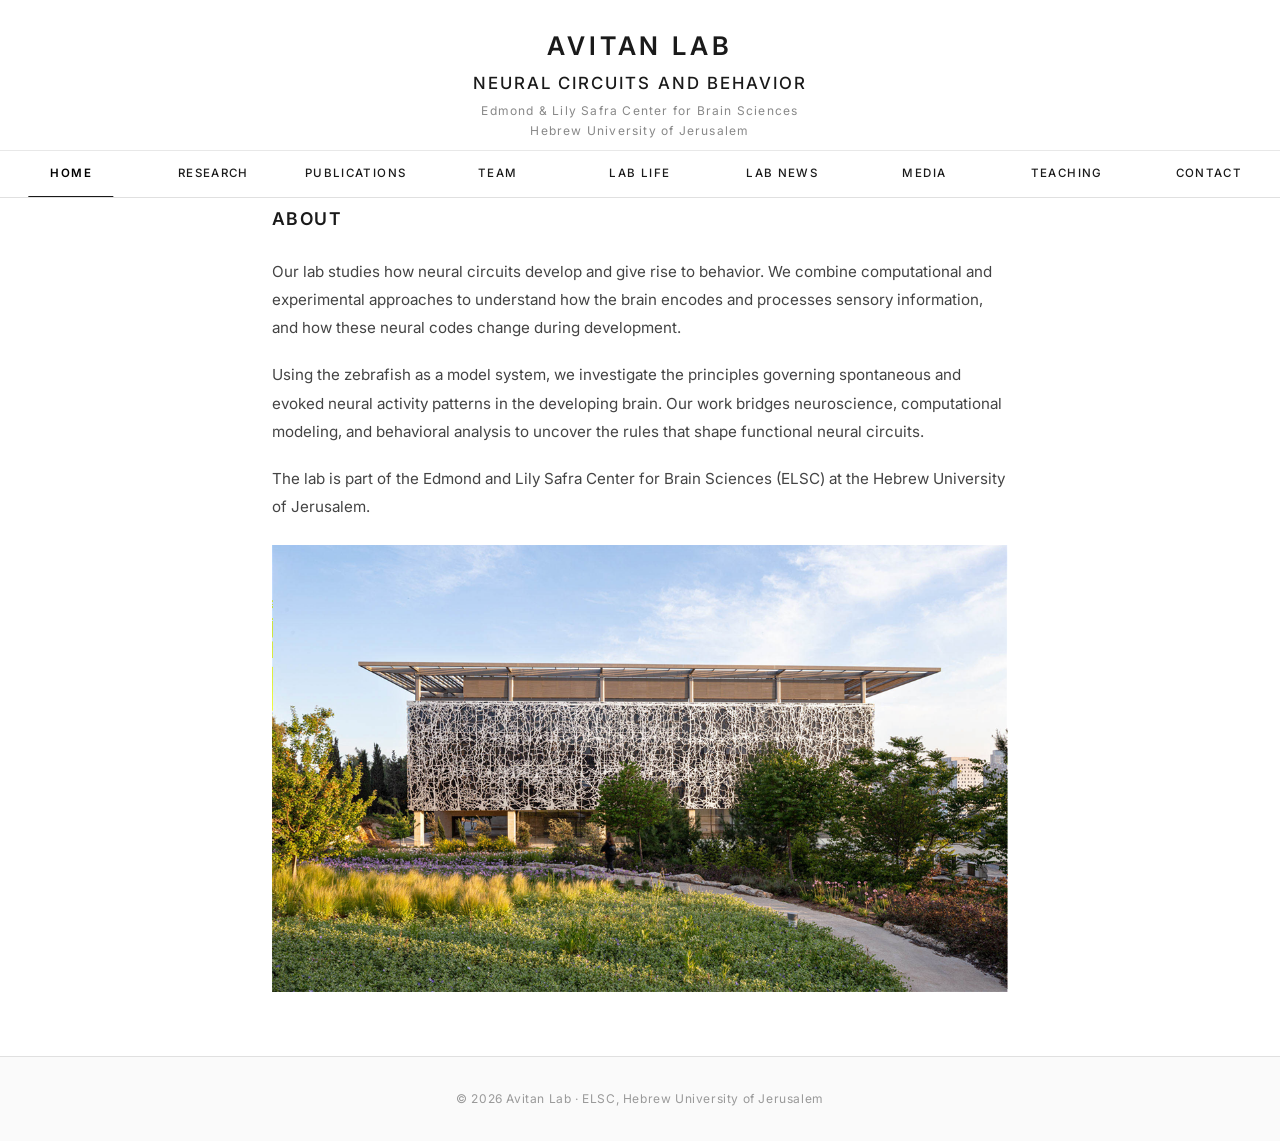
<file: index.html>
<!DOCTYPE html>
<html lang="en">
<head>
  <meta charset="UTF-8">
  <meta name="viewport" content="width=device-width, initial-scale=1.0">
  <title>Avitan Lab | ELSC, Hebrew University</title>
  <link rel="stylesheet" href="css/style.css">
</head>
<body>

  <header>
    <div class="nav-top">
      <div class="lab-name"><a href="index.html">Avitan Lab</a></div>
      <div class="lab-tagline">Neural Circuits and Behavior</div>
      <div class="lab-subtitle">Edmond &amp; Lily Safra Center for Brain Sciences<br>Hebrew University of Jerusalem</div>
    </div>
    <button class="menu-toggle" aria-label="Toggle menu">
      <span></span>
      <span></span>
      <span></span>
    </button>
    <nav>
      <ul>
        <li><a href="index.html" class="active">Home</a></li>
        <li><a href="research.html">Research</a></li>
        <li><a href="publications.html">Publications</a></li>
        <li><a href="team.html">Team</a></li>
        <li><a href="lab-life.html">Lab Life</a></li>
        <li><a href="lab-news.html">Lab News</a></li>
        <li><a href="media.html">Media</a></li>
        <li><a href="teaching.html">Teaching</a></li>
        <li><a href="contact.html">Contact</a></li>
      </ul>
    </nav>
  </header>

  <main>
    <section class="home-content">
      <h2>About</h2>
      <p>
        Our lab studies how neural circuits develop and give rise to behavior. We combine computational and experimental approaches to understand how the brain encodes and processes sensory information, and how these neural codes change during development.
      </p>
      <p>
        Using the zebrafish as a model system, we investigate the principles governing spontaneous and evoked neural activity patterns in the developing brain. Our work bridges neuroscience, computational modeling, and behavioral analysis to uncover the rules that shape functional neural circuits.
      </p>
      <p>
        The lab is part of the Edmond and Lily Safra Center for Brain Sciences (ELSC) at the Hebrew University of Jerusalem.
      </p>
      <div class="home-photo">
        <img src="images/elsc.png" alt="ELSC Logo">
      </div>
    </section>
  </main>

  <footer>
    <p>&copy; 2026 Avitan Lab &middot; ELSC, Hebrew University of Jerusalem</p>
  </footer>

  <script src="js/main.js"></script>
</body>
</html>
</file>
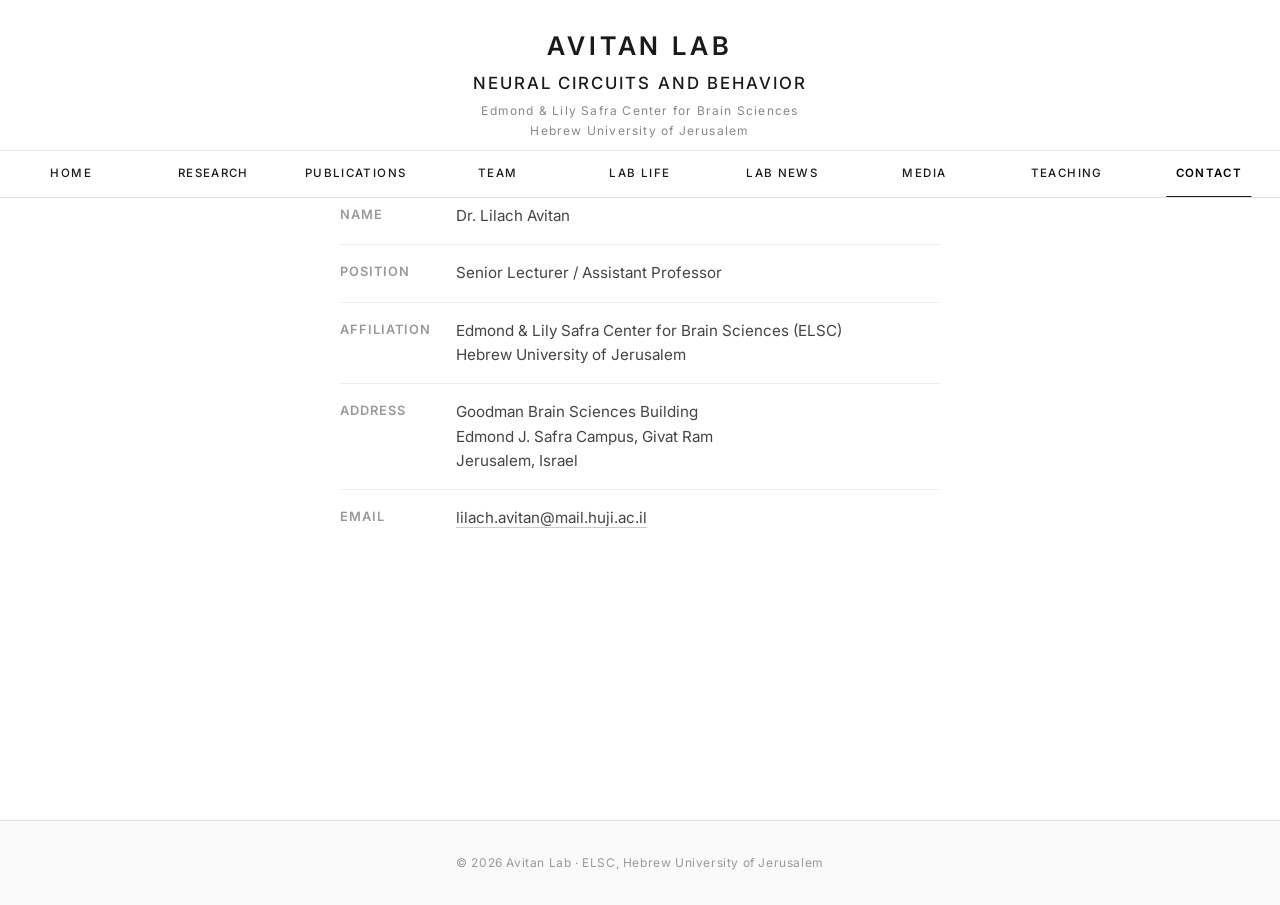
<file: contact.html>
<!DOCTYPE html>
<html lang="en">
<head>
  <meta charset="UTF-8">
  <meta name="viewport" content="width=device-width, initial-scale=1.0">
  <title>Contact | Avitan Lab</title>
  <link rel="stylesheet" href="css/style.css">
</head>
<body>

  <header>
    <div class="nav-top">
      <div class="lab-name"><a href="index.html">Avitan Lab</a></div>
      <div class="lab-tagline">Neural Circuits and Behavior</div>
      <div class="lab-subtitle">Edmond &amp; Lily Safra Center for Brain Sciences<br>Hebrew University of Jerusalem</div>
    </div>
    <button class="menu-toggle" aria-label="Toggle menu">
      <span></span>
      <span></span>
      <span></span>
    </button>
    <nav>
      <ul>
        <li><a href="index.html">Home</a></li>
        <li><a href="research.html">Research</a></li>
        <li><a href="publications.html">Publications</a></li>
        <li><a href="team.html">Team</a></li>
        <li><a href="lab-life.html">Lab Life</a></li>
        <li><a href="lab-news.html">Lab News</a></li>
        <li><a href="media.html">Media</a></li>
        <li><a href="teaching.html">Teaching</a></li>
        <li><a href="contact.html" class="active">Contact</a></li>
      </ul>
    </nav>
  </header>

  <main>
    <section class="page-section">
      <div class="contact-content">

        <div class="contact-item">
          <span class="contact-label">Name</span>
          <span class="contact-value">Dr. Lilach Avitan</span>
        </div>

        <div class="contact-item">
          <span class="contact-label">Position</span>
          <span class="contact-value">Senior Lecturer / Assistant Professor</span>
        </div>

        <div class="contact-item">
          <span class="contact-label">Affiliation</span>
          <span class="contact-value">
            Edmond &amp; Lily Safra Center for Brain Sciences (ELSC)<br>
            Hebrew University of Jerusalem
          </span>
        </div>

        <div class="contact-item">
          <span class="contact-label">Address</span>
          <span class="contact-value">
            Goodman Brain Sciences Building<br>
            Edmond J. Safra Campus, Givat Ram<br>
            Jerusalem, Israel
          </span>
        </div>

        <div class="contact-item">
          <span class="contact-label">Email</span>
          <span class="contact-value"><a href="mailto:lilach.avitan@mail.huji.ac.il">lilach.avitan@mail.huji.ac.il</a></span>
        </div>

      </div>
    </section>
  </main>

  <footer>
    <p>&copy; 2026 Avitan Lab &middot; ELSC, Hebrew University of Jerusalem</p>
  </footer>

  <script src="js/main.js"></script>
</body>
</html>
</file>
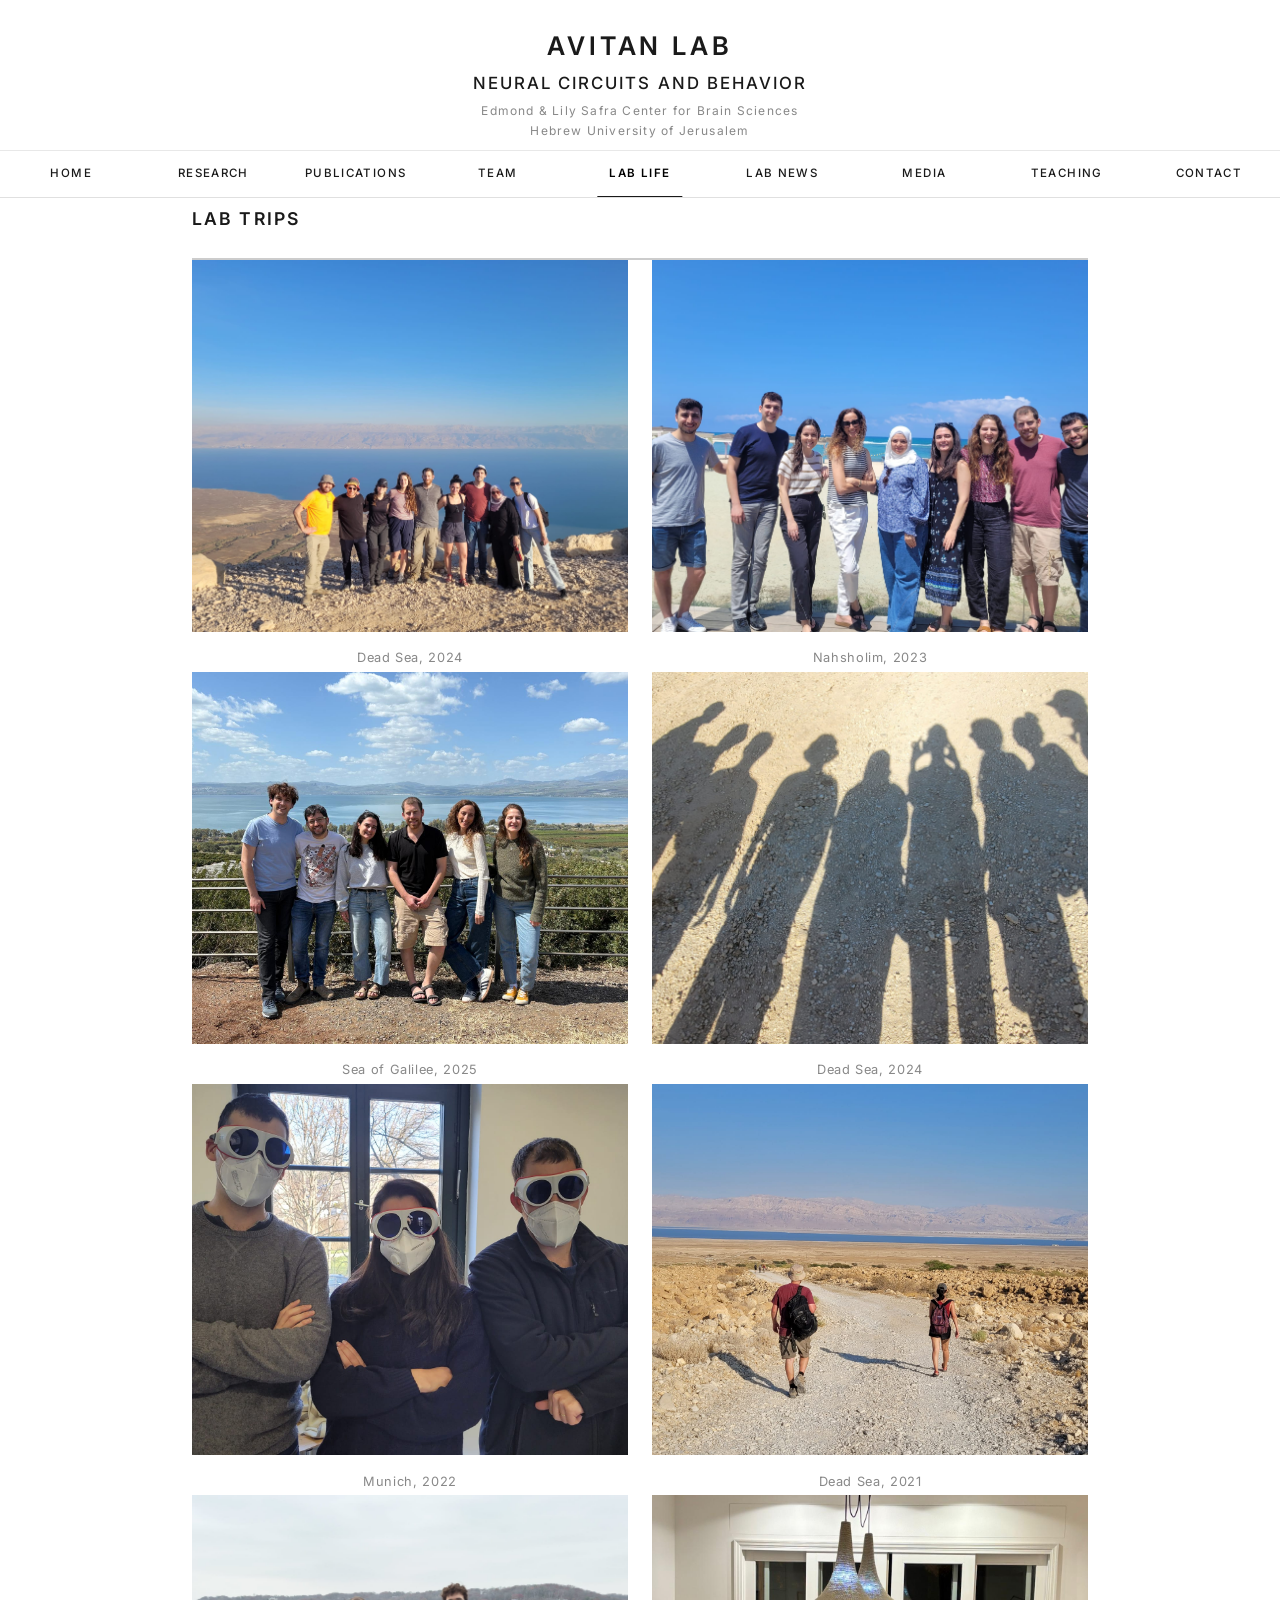
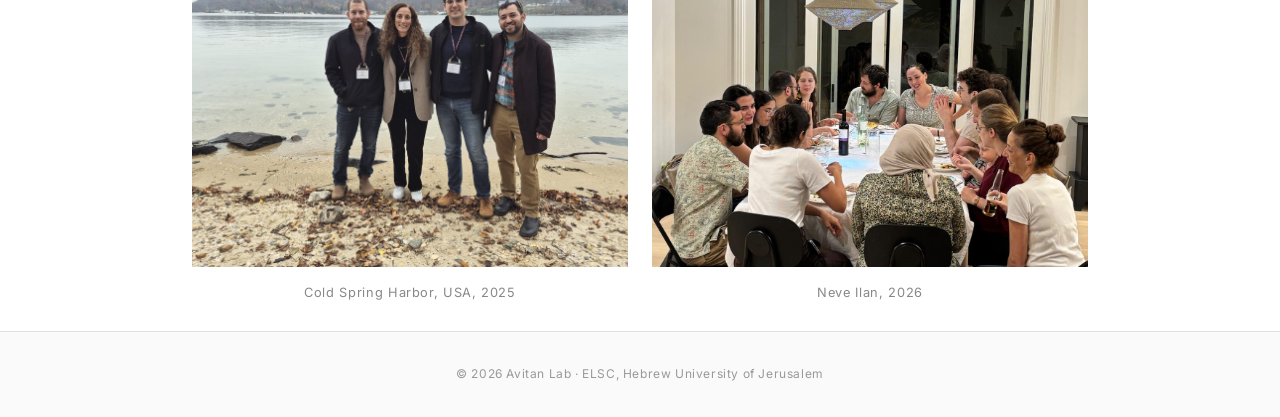
<file: lab-life.html>
<!DOCTYPE html>
<html lang="en">
<head>
  <meta charset="UTF-8">
  <meta name="viewport" content="width=device-width, initial-scale=1.0">
  <title>Lab Life | Avitan Lab</title>
  <link rel="stylesheet" href="css/style.css">
</head>
<body>

  <header>
    <div class="nav-top">
      <div class="lab-name"><a href="index.html">Avitan Lab</a></div>
      <div class="lab-tagline">Neural Circuits and Behavior</div>
      <div class="lab-subtitle">Edmond &amp; Lily Safra Center for Brain Sciences<br>Hebrew University of Jerusalem</div>
    </div>
    <button class="menu-toggle" aria-label="Toggle menu">
      <span></span>
      <span></span>
      <span></span>
    </button>
    <nav>
      <ul>
        <li><a href="index.html">Home</a></li>
        <li><a href="research.html">Research</a></li>
        <li><a href="publications.html">Publications</a></li>
        <li><a href="team.html">Team</a></li>
        <li><a href="lab-life.html" class="active">Lab Life</a></li>
        <li><a href="lab-news.html">Lab News</a></li>
        <li><a href="media.html">Media</a></li>
        <li><a href="teaching.html">Teaching</a></li>
        <li><a href="contact.html">Contact</a></li>
      </ul>
    </nav>
  </header>

  <main>
    <section class="page-section">
      <h2 class="research-title">LAB TRIPS</h2>
      <div class="gallery-grid">
        <div class="gallery-item">
          <img src="images/lab-trips/dead-sea-2024.jpg" alt="Dead Sea 2024">
          <p class="gallery-caption">Dead Sea, 2024</p>
        </div>
        <div class="gallery-item">
          <img src="images/lab-trips/nahsholim-2023.jpg" alt="Nahsholim 2023">
          <p class="gallery-caption">Nahsholim, 2023</p>
        </div>
        <div class="gallery-item">
          <img src="images/lab-trips/sea-of-galilee-2025.jpg" alt="Sea of Galilee 2025">
          <p class="gallery-caption">Sea of Galilee, 2025</p>
        </div>
        <div class="gallery-item">
          <img src="images/lab-trips/dead-sea-2024-2.jpg" alt="Dead Sea 2024">
          <p class="gallery-caption">Dead Sea, 2024</p>
        </div>
        <div class="gallery-item">
          <img src="images/lab-trips/munich-2022.jpg" alt="Munich 2022">
          <p class="gallery-caption">Munich, 2022</p>
        </div>
        <div class="gallery-item">
          <img src="images/lab-trips/dead-sea-2021.jpg" alt="Dead Sea 2021">
          <p class="gallery-caption">Dead Sea, 2021</p>
        </div>
        <div class="gallery-item">
          <img src="images/lab-trips/cold-spring-harbor-2025.jpeg" alt="Cold Spring Harbor 2025">
          <p class="gallery-caption">Cold Spring Harbor, USA, 2025</p>
        </div>
        <div class="gallery-item">
          <img src="images/lab-trips/neve-ilan-2026.jpg" alt="Neve Ilan 2026">
          <p class="gallery-caption">Neve Ilan, 2026</p>
        </div>
      </div>
    </section>
  </main>

  <footer>
    <p>&copy; 2026 Avitan Lab &middot; ELSC, Hebrew University of Jerusalem</p>
  </footer>

  <script src="js/main.js"></script>
</body>
</html>
</file>
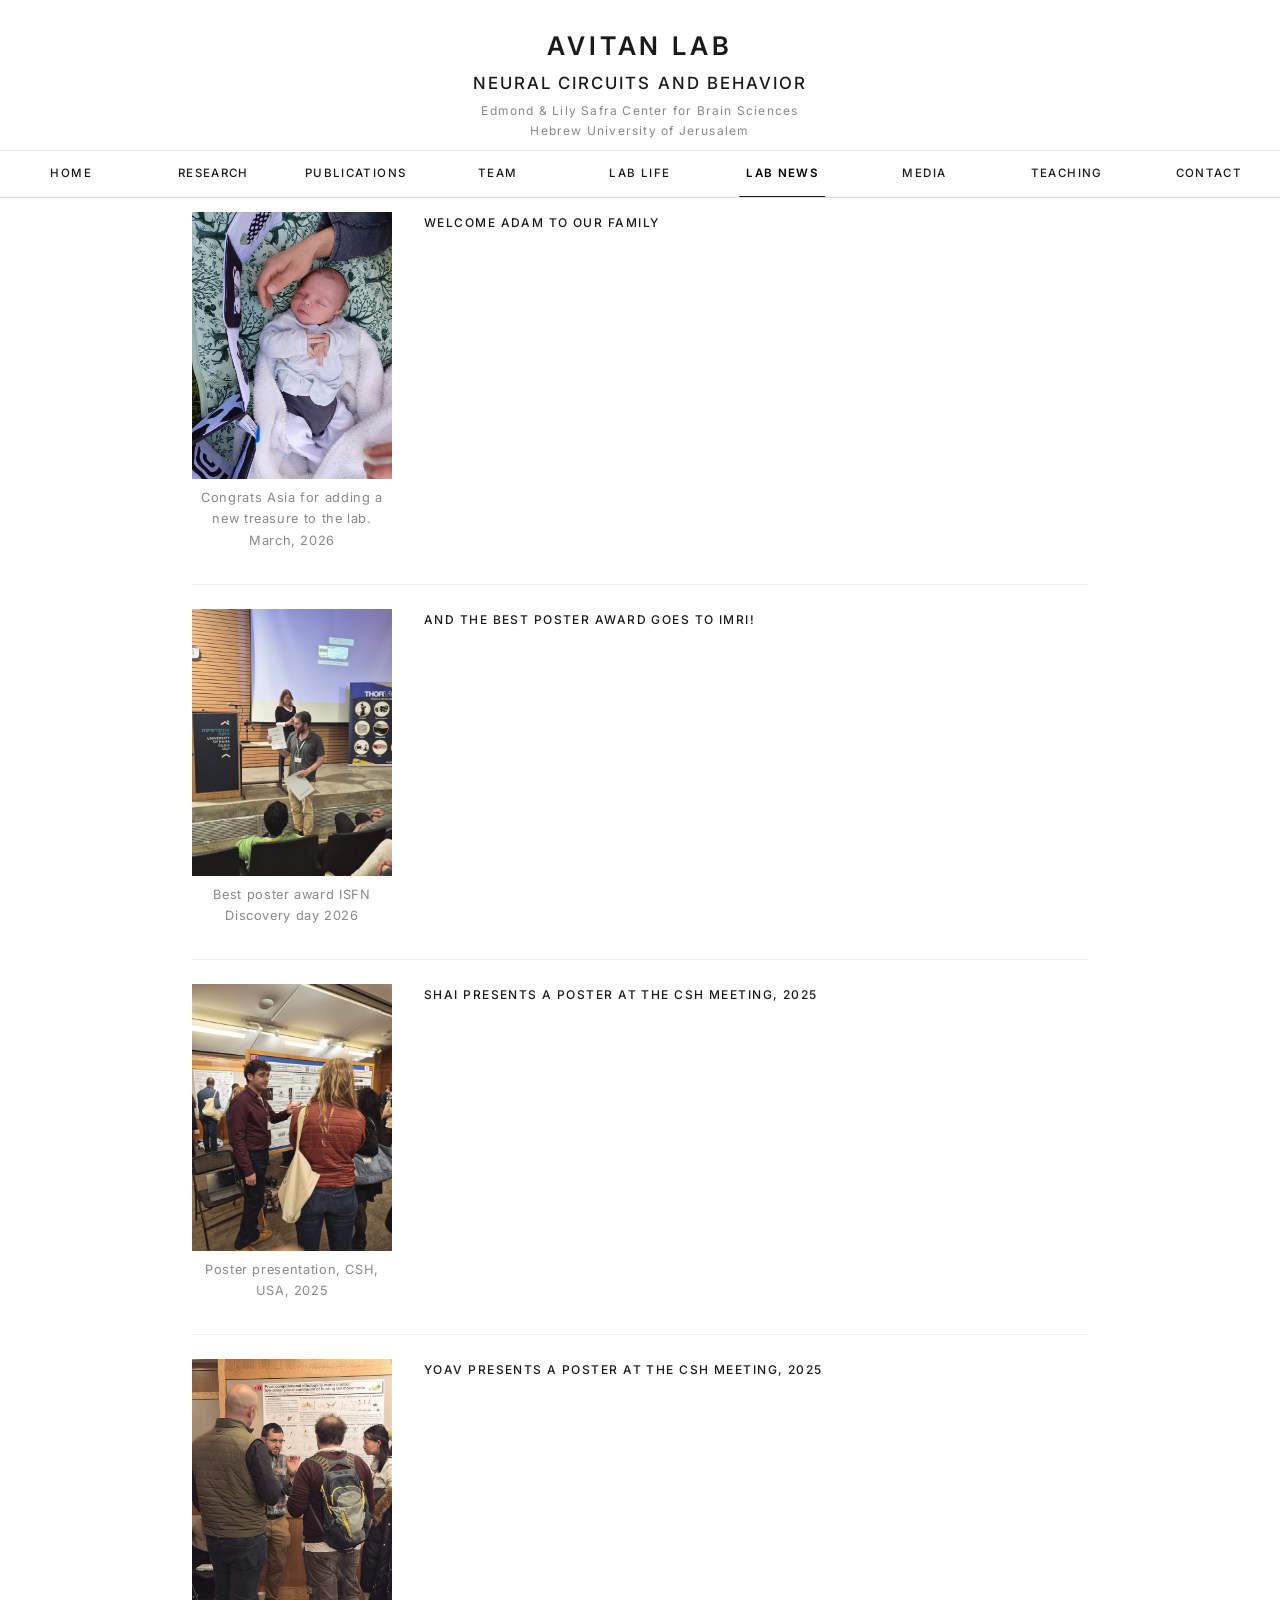
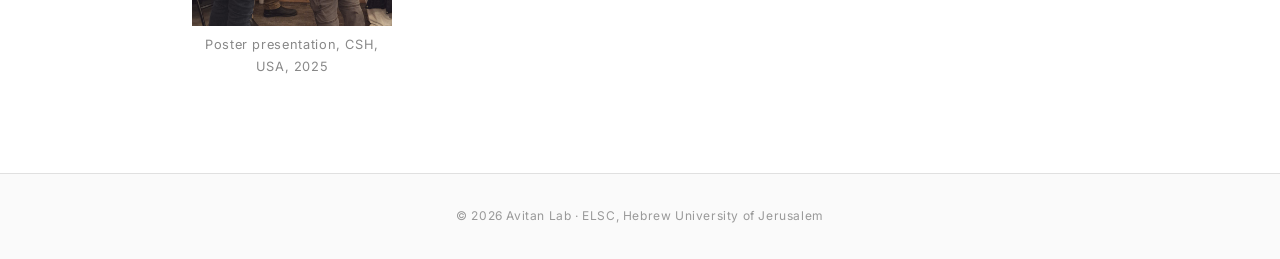
<file: lab-news.html>
<!DOCTYPE html>
<html lang="en">
<head>
  <meta charset="UTF-8">
  <meta name="viewport" content="width=device-width, initial-scale=1.0">
  <title>Lab News | Avitan Lab</title>
  <link rel="stylesheet" href="css/style.css">
</head>
<body>

  <header>
    <div class="nav-top">
      <div class="lab-name"><a href="index.html">Avitan Lab</a></div>
      <div class="lab-tagline">Neural Circuits and Behavior</div>
      <div class="lab-subtitle">Edmond &amp; Lily Safra Center for Brain Sciences<br>Hebrew University of Jerusalem</div>
    </div>
    <button class="menu-toggle" aria-label="Toggle menu">
      <span></span>
      <span></span>
      <span></span>
    </button>
    <nav>
      <ul>
        <li><a href="index.html">Home</a></li>
        <li><a href="research.html">Research</a></li>
        <li><a href="publications.html">Publications</a></li>
        <li><a href="team.html">Team</a></li>
        <li><a href="lab-life.html">Lab Life</a></li>
        <li><a href="lab-news.html" class="active">Lab News</a></li>
        <li><a href="media.html">Media</a></li>
        <li><a href="teaching.html">Teaching</a></li>
        <li><a href="contact.html">Contact</a></li>
      </ul>
    </nav>
  </header>

  <main>
    <section class="page-section">
      <div class="news-entry">
        <div class="news-photo">
          <img src="images/adam-asia.jpg" alt="Welcome Adam to our family">
          <p class="gallery-caption">Congrats Asia for adding a new treasure to the lab.<br>March, 2026</p>
        </div>
        <div class="news-text">
          <p>Welcome Adam to our family</p>
        </div>
      </div>
      <div class="news-entry">
        <div class="news-photo">
          <img src="images/best-poster-isfn-2026.jpeg" alt="Best poster award ISFN Discovery day 2026">
          <p class="gallery-caption">Best poster award ISFN Discovery day 2026</p>
        </div>
        <div class="news-text">
          <p>And the best poster award goes to Imri!</p>
        </div>
      </div>
      <div class="news-entry">
        <div class="news-photo">
          <img src="images/shai-csh-2025.jpeg" alt="Shai at the CSH meeting, 2025">
          <p class="gallery-caption">Poster presentation, CSH, USA, 2025</p>
        </div>
        <div class="news-text">
          <p>Shai presents a poster at the CSH meeting, 2025</p>
        </div>
      </div>
      <div class="news-entry">
        <div class="news-photo">
          <img src="images/yoav-csh-2025.jpeg" alt="Yoav at the CSH meeting, 2025">
          <p class="gallery-caption">Poster presentation, CSH, USA, 2025</p>
        </div>
        <div class="news-text">
          <p>Yoav presents a poster at the CSH meeting, 2025</p>
        </div>
      </div>
    </section>
  </main>

  <footer>
    <p>&copy; 2026 Avitan Lab &middot; ELSC, Hebrew University of Jerusalem</p>
  </footer>

  <script src="js/main.js"></script>
</body>
</html>
</file>
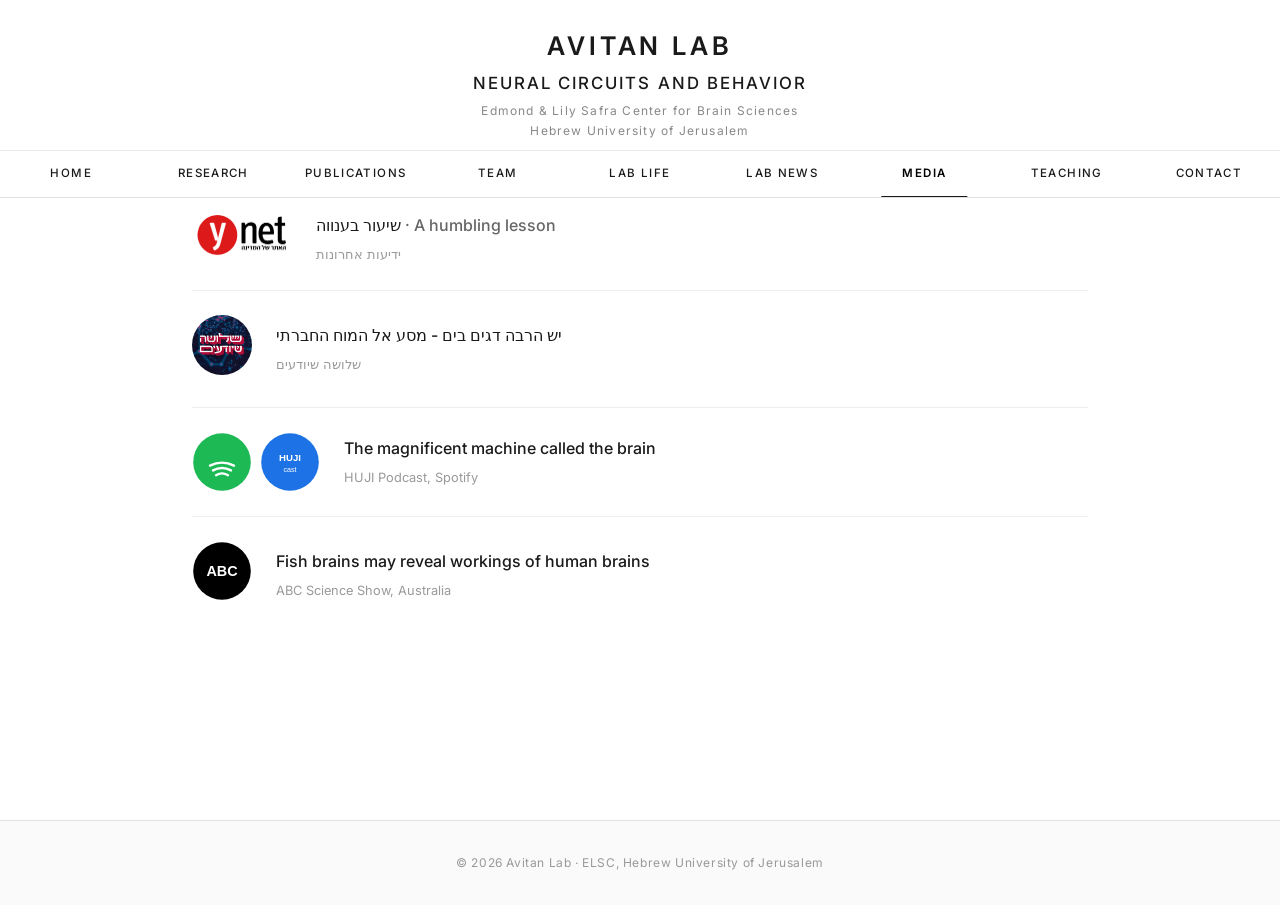
<file: media.html>
<!DOCTYPE html>
<html lang="en">
<head>
  <meta charset="UTF-8">
  <meta name="viewport" content="width=device-width, initial-scale=1.0">
  <title>Media | Avitan Lab</title>
  <link rel="stylesheet" href="css/style.css">
</head>
<body>

  <header>
    <div class="nav-top">
      <div class="lab-name"><a href="index.html">Avitan Lab</a></div>
      <div class="lab-tagline">Neural Circuits and Behavior</div>
      <div class="lab-subtitle">Edmond &amp; Lily Safra Center for Brain Sciences<br>Hebrew University of Jerusalem</div>
    </div>
    <button class="menu-toggle" aria-label="Toggle menu">
      <span></span>
      <span></span>
      <span></span>
    </button>
    <nav>
      <ul>
        <li><a href="index.html">Home</a></li>
        <li><a href="research.html">Research</a></li>
        <li><a href="publications.html">Publications</a></li>
        <li><a href="team.html">Team</a></li>
        <li><a href="lab-life.html">Lab Life</a></li>
        <li><a href="lab-news.html">Lab News</a></li>
        <li><a href="media.html" class="active">Media</a></li>
        <li><a href="teaching.html">Teaching</a></li>
        <li><a href="contact.html">Contact</a></li>
      </ul>
    </nav>
  </header>

  <main>
    <section class="page-section">
      <ul class="media-list">
        <li class="media-entry">
          <div class="media-logo">
            <img src="images/ynet.gif" alt="ynet" width="100" style="height:auto;">
          </div>
          <div class="media-info" style="text-align:left;">
            <a href="https://www.ynet.co.il/laisha/article/syq7jskpmx" target="_blank"><bdi dir="rtl">שיעור בענווה</bdi> <span style="color:#666;">&middot; A humbling lesson</span></a>
            <span class="media-source" dir="rtl" style="text-align:left;">ידיעות אחרונות</span>
          </div>
        </li>
        <li class="media-entry">
          <div class="media-logo">
            <img src="images/ThreeWhoKnow.jpg" alt="שלושה שיודעים" width="60" height="60" style="border-radius:50%; object-fit:cover;">
          </div>
          <div class="media-info" style="text-align:left;">
            <a href="https://www.ifatmediasite.com/ms/radio/2026/06/15/14619560.mp3" target="_blank" dir="rtl">יש הרבה דגים בים - מסע אל המוח החברתי</a>
            <span class="media-source" dir="rtl" style="text-align:left;">שלושה שיודעים</span>
          </div>
        </li>
        <li class="media-entry">
          <div class="media-logo media-logo--dual">
            <svg viewBox="0 0 100 100" xmlns="http://www.w3.org/2000/svg" width="60" height="60">
              <circle cx="50" cy="50" r="48" fill="#1DB954"/>
              <g transform="translate(50,50)" fill="#fff">
                <path d="M-20,6 Q0,-4 20,6" stroke="#fff" stroke-width="4" fill="none" stroke-linecap="round"/>
                <path d="M-15,14 Q0,6 15,14" stroke="#fff" stroke-width="4" fill="none" stroke-linecap="round"/>
                <path d="M-10,22 Q0,16 10,22" stroke="#fff" stroke-width="4" fill="none" stroke-linecap="round"/>
              </g>
            </svg>
            <svg viewBox="0 0 100 100" xmlns="http://www.w3.org/2000/svg" width="60" height="60">
              <circle cx="50" cy="50" r="48" fill="#1D73E6"/>
              <text x="50" y="48" text-anchor="middle" fill="#fff" font-family="Arial, sans-serif" font-size="16" font-weight="bold">HUJI</text>
              <text x="50" y="66" text-anchor="middle" fill="#fff" font-family="Arial, sans-serif" font-size="12">cast</text>
            </svg>
          </div>
          <div class="media-info">
            <a href="https://open.spotify.com/episode/4nTdhird7WGBocGTHqnsn0?si=L4ZatyCHSW2MzSpodHal3Q" target="_blank">The magnificent machine called the brain</a>
            <span class="media-source">HUJI Podcast, Spotify</span>
          </div>
        </li>
        <li class="media-entry">
          <div class="media-logo">
            <svg viewBox="0 0 100 100" xmlns="http://www.w3.org/2000/svg" width="60" height="60">
              <circle cx="50" cy="50" r="48" fill="#000"/>
              <text x="50" y="58" text-anchor="middle" fill="#fff" font-family="Arial, sans-serif" font-size="24" font-weight="bold">ABC</text>
            </svg>
          </div>
          <div class="media-info">
            <a href="https://www.abc.net.au/listen/programs/scienceshow/fish-brains-may-reveal-workings-of-human-brains/9391064" target="_blank">Fish brains may reveal workings of human brains</a>
            <span class="media-source">ABC Science Show, Australia</span>
          </div>
        </li>
      </ul>
    </section>
  </main>

  <footer>
    <p>&copy; 2026 Avitan Lab &middot; ELSC, Hebrew University of Jerusalem</p>
  </footer>

  <script src="js/main.js"></script>
</body>
</html>
</file>
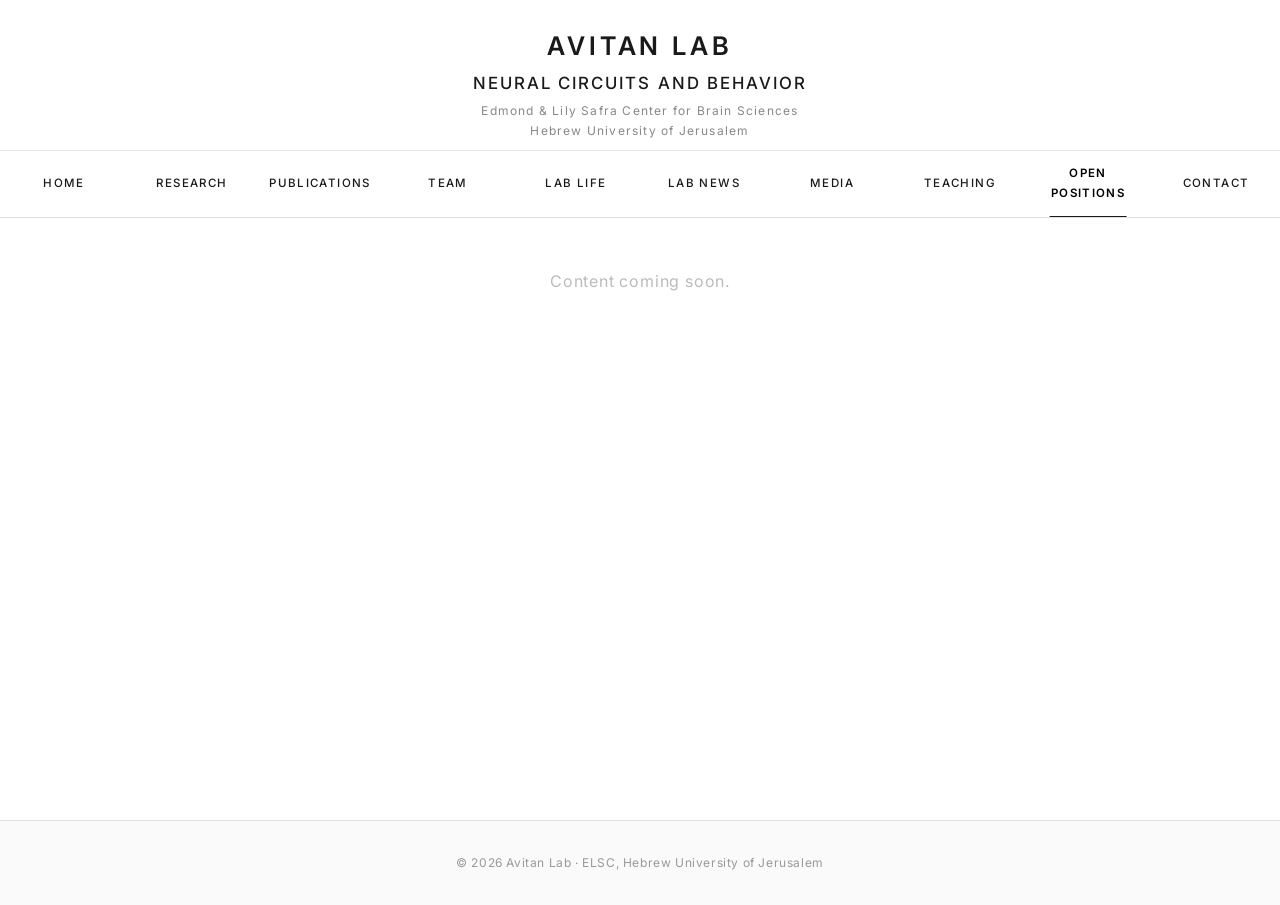
<file: open-positions.html>
<!DOCTYPE html>
<html lang="en">
<head>
  <meta charset="UTF-8">
  <meta name="viewport" content="width=device-width, initial-scale=1.0">
  <title>Open Positions | Avitan Lab</title>
  <link rel="stylesheet" href="css/style.css">
</head>
<body>

  <header>
    <div class="nav-top">
      <div class="lab-name"><a href="index.html">Avitan Lab</a></div>
      <div class="lab-tagline">Neural Circuits and Behavior</div>
      <div class="lab-subtitle">Edmond &amp; Lily Safra Center for Brain Sciences<br>Hebrew University of Jerusalem</div>
    </div>
    <button class="menu-toggle" aria-label="Toggle menu">
      <span></span>
      <span></span>
      <span></span>
    </button>
    <nav>
      <ul>
        <li><a href="index.html">Home</a></li>
        <li><a href="research.html">Research</a></li>
        <li><a href="publications.html">Publications</a></li>
        <li><a href="team.html">Team</a></li>
        <li><a href="lab-life.html">Lab Life</a></li>
        <li><a href="lab-news.html">Lab News</a></li>
        <li><a href="media.html">Media</a></li>
        <li><a href="teaching.html">Teaching</a></li>
        <li><a href="open-positions.html" class="active">Open Positions</a></li>
        <li><a href="contact.html">Contact</a></li>
      </ul>
    </nav>
  </header>

  <main>
    <section class="page-section">
      <div class="placeholder-content">
        <p>Content coming soon.</p>
      </div>
    </section>
  </main>

  <footer>
    <p>&copy; 2026 Avitan Lab &middot; ELSC, Hebrew University of Jerusalem</p>
  </footer>

  <script src="js/main.js"></script>
</body>
</html>
</file>
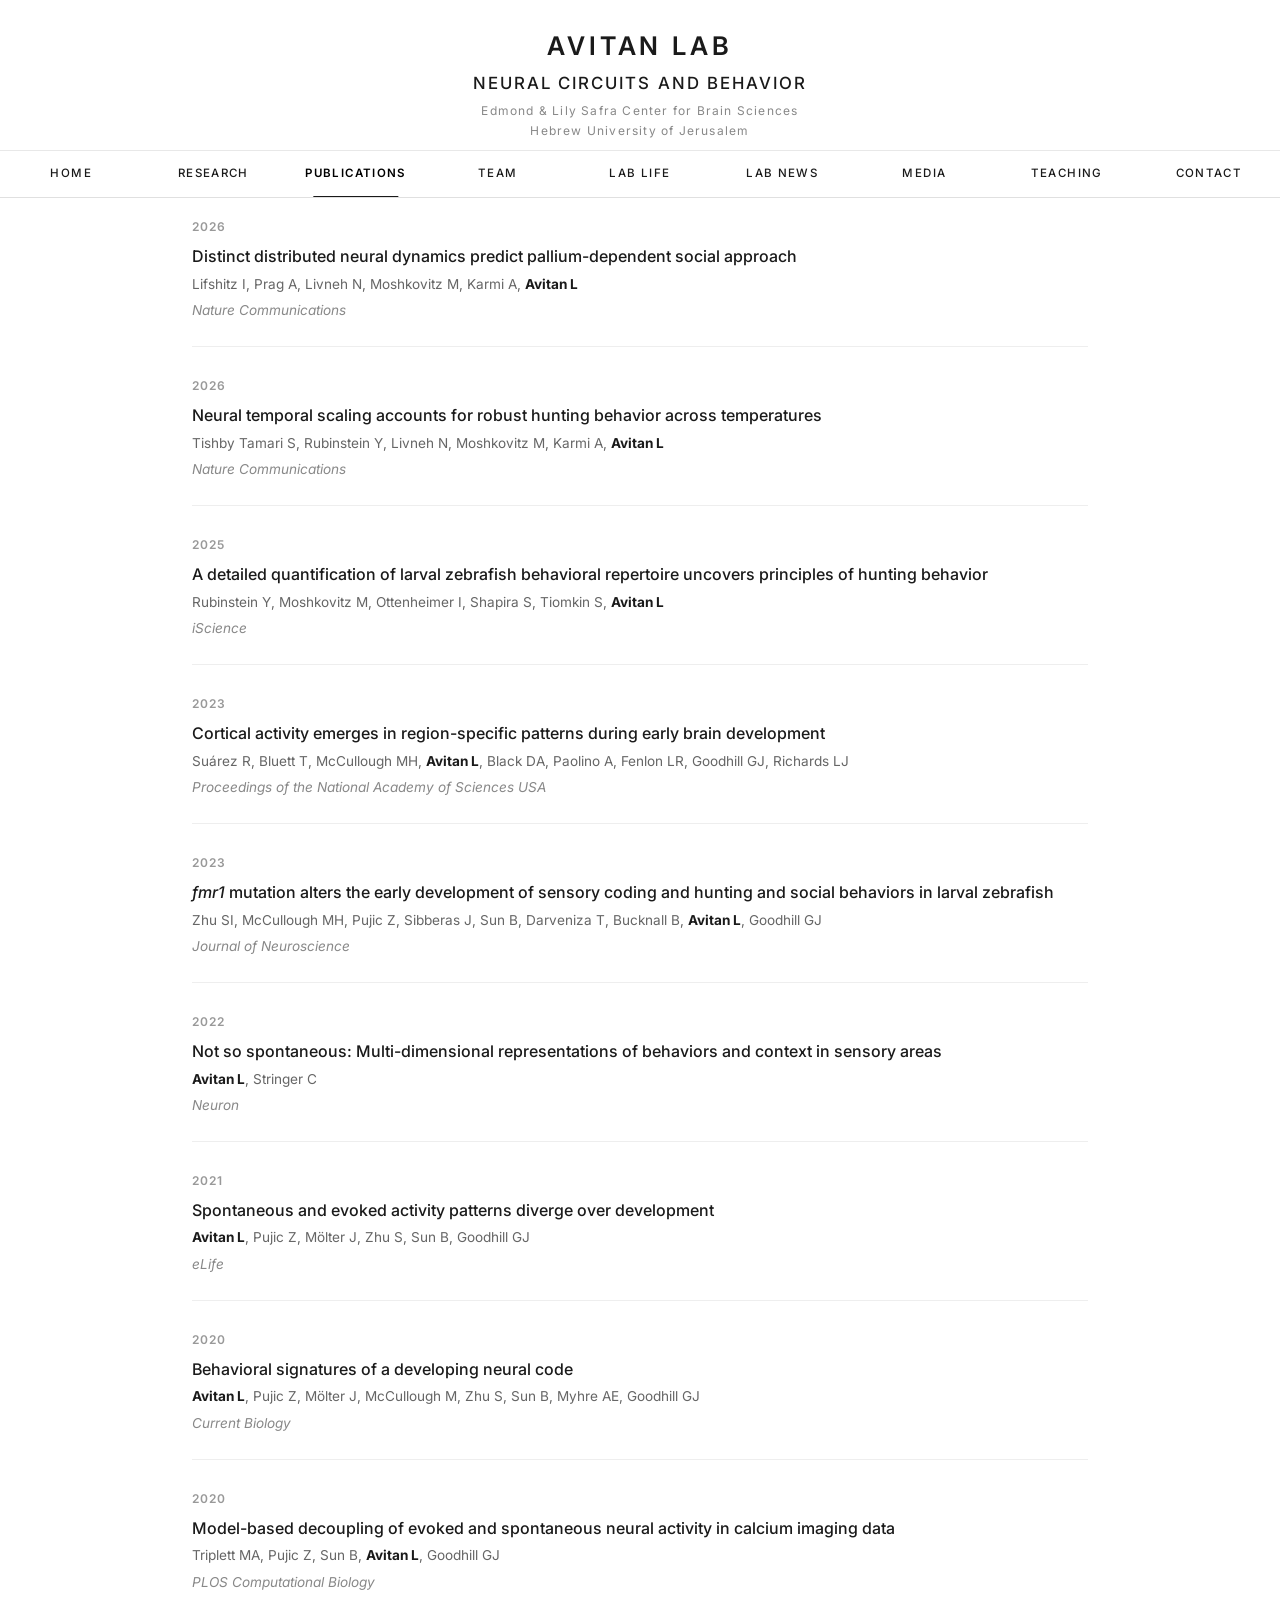
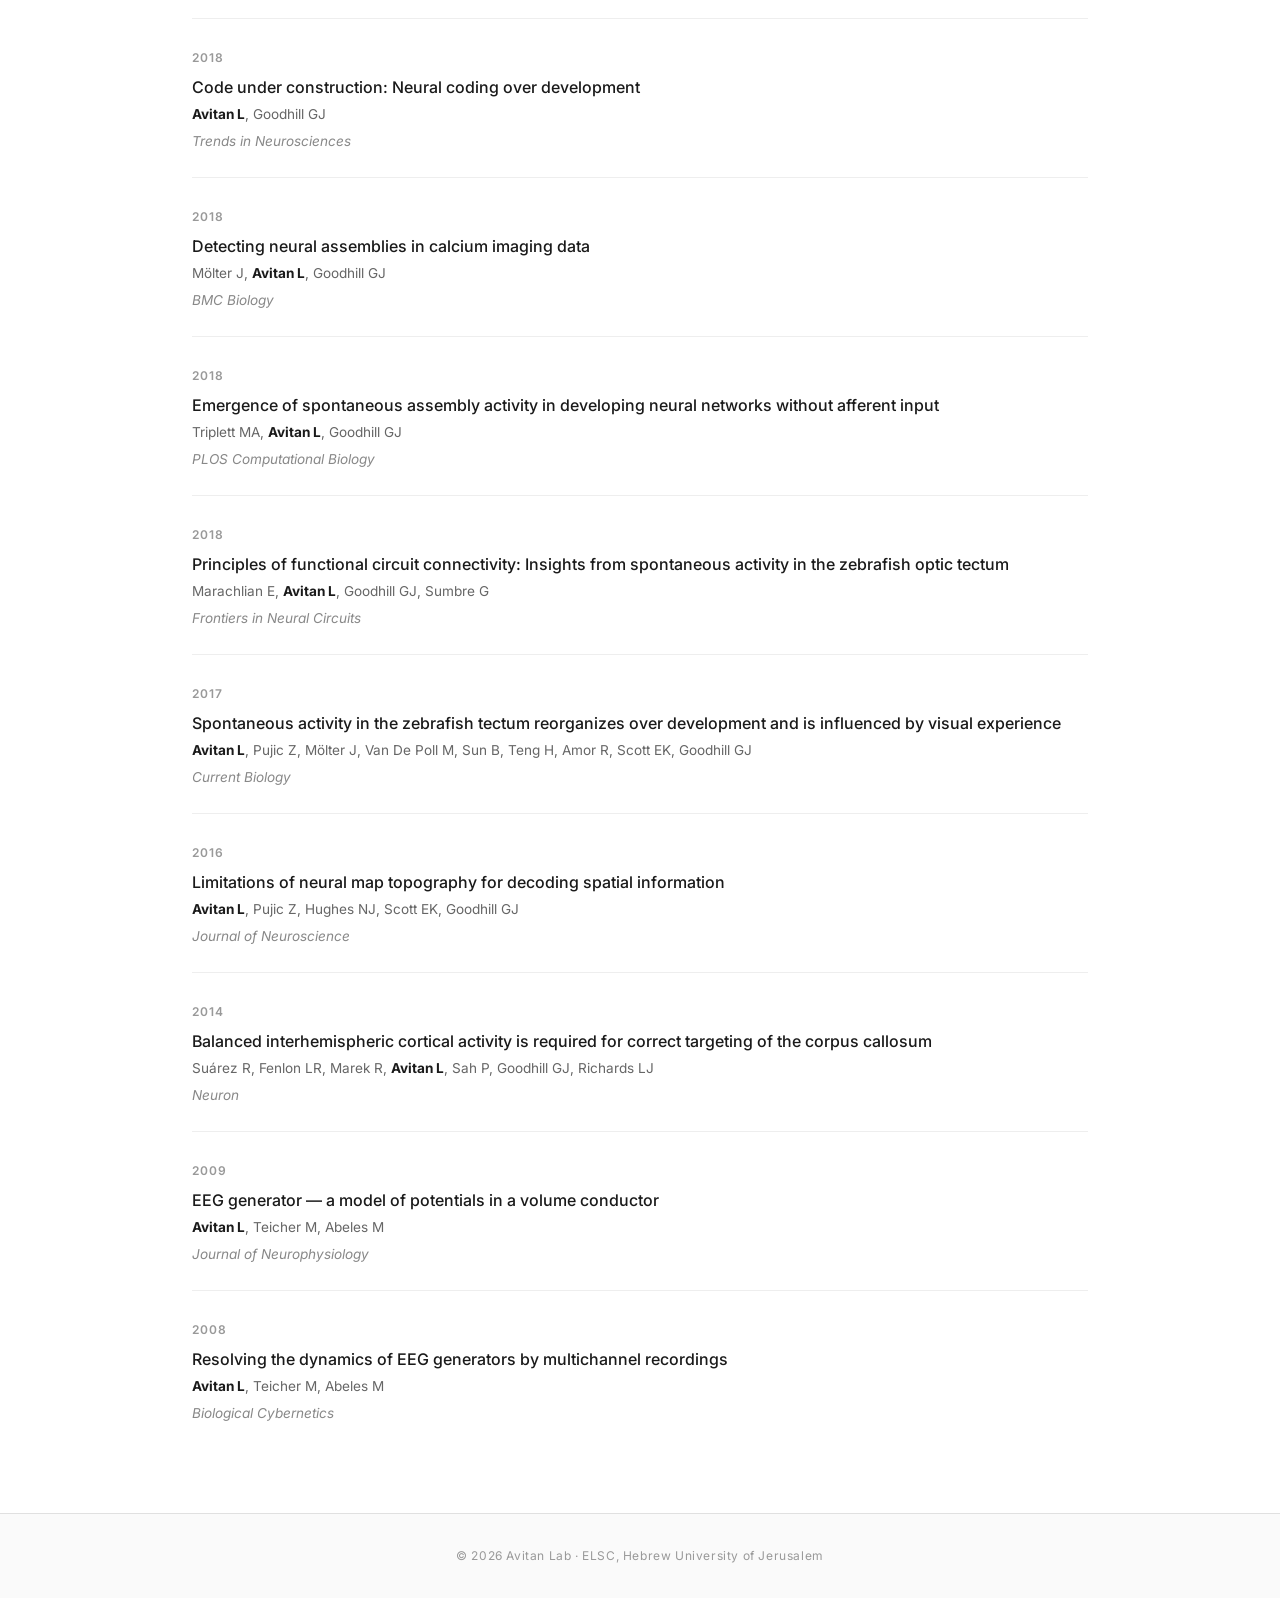
<file: publications.html>
<!DOCTYPE html>
<html lang="en">
<head>
  <meta charset="UTF-8">
  <meta name="viewport" content="width=device-width, initial-scale=1.0">
  <title>Publications | Avitan Lab</title>
  <link rel="stylesheet" href="css/style.css">
</head>
<body>

  <header>
    <div class="nav-top">
      <div class="lab-name"><a href="index.html">Avitan Lab</a></div>
      <div class="lab-tagline">Neural Circuits and Behavior</div>
      <div class="lab-subtitle">Edmond &amp; Lily Safra Center for Brain Sciences<br>Hebrew University of Jerusalem</div>
    </div>
    <button class="menu-toggle" aria-label="Toggle menu">
      <span></span>
      <span></span>
      <span></span>
    </button>
    <nav>
      <ul>
        <li><a href="index.html">Home</a></li>
        <li><a href="research.html">Research</a></li>
        <li><a href="publications.html" class="active">Publications</a></li>
        <li><a href="team.html">Team</a></li>
        <li><a href="lab-life.html">Lab Life</a></li>
        <li><a href="lab-news.html">Lab News</a></li>
        <li><a href="media.html">Media</a></li>
        <li><a href="teaching.html">Teaching</a></li>
        <li><a href="contact.html">Contact</a></li>
      </ul>
    </nav>
  </header>

  <main>
    <section class="page-section">
      <ul class="publications-list">

        <li>
          <span class="pub-year">2026</span>
          <div class="pub-title"><a href="https://www.nature.com/articles/s41467-026-71666-8" target="_blank">Distinct distributed neural dynamics predict pallium-dependent social approach</a></div>
          <div class="pub-authors">Lifshitz I, Prag A, Livneh N, Moshkovitz M, Karmi A, <strong>Avitan L</strong></div>
          <div class="pub-journal">Nature Communications</div>
        </li>

        <li>
          <span class="pub-year">2026</span>
          <div class="pub-title"><a href="https://www.nature.com/articles/s41467-026-71640-4" target="_blank">Neural temporal scaling accounts for robust hunting behavior across temperatures</a></div>
          <div class="pub-authors">Tishby Tamari S, Rubinstein Y, Livneh N, Moshkovitz M, Karmi A, <strong>Avitan L</strong></div>
          <div class="pub-journal">Nature Communications</div>
        </li>

        <li>
          <span class="pub-year">2025</span>
          <div class="pub-title"><a href="https://pubmed.ncbi.nlm.nih.gov/40235586/" target="_blank">A detailed quantification of larval zebrafish behavioral repertoire uncovers principles of hunting behavior</a></div>
          <div class="pub-authors">Rubinstein Y, Moshkovitz M, Ottenheimer I, Shapira S, Tiomkin S, <strong>Avitan L</strong></div>
          <div class="pub-journal">iScience</div>
        </li>

        <li>
          <span class="pub-year">2023</span>
          <div class="pub-title"><a href="https://pubmed.ncbi.nlm.nih.gov/37216522/" target="_blank">Cortical activity emerges in region-specific patterns during early brain development</a></div>
          <div class="pub-authors">Su&aacute;rez R, Bluett T, McCullough MH, <strong>Avitan L</strong>, Black DA, Paolino A, Fenlon LR, Goodhill GJ, Richards LJ</div>
          <div class="pub-journal">Proceedings of the National Academy of Sciences USA</div>
        </li>

        <li>
          <span class="pub-year">2023</span>
          <div class="pub-title"><a href="https://pubmed.ncbi.nlm.nih.gov/36596699/" target="_blank"><em>fmr1</em> mutation alters the early development of sensory coding and hunting and social behaviors in larval zebrafish</a></div>
          <div class="pub-authors">Zhu SI, McCullough MH, Pujic Z, Sibberas J, Sun B, Darveniza T, Bucknall B, <strong>Avitan L</strong>, Goodhill GJ</div>
          <div class="pub-journal">Journal of Neuroscience</div>
        </li>

        <li>
          <span class="pub-year">2022</span>
          <div class="pub-title"><a href="https://pubmed.ncbi.nlm.nih.gov/35863344/" target="_blank">Not so spontaneous: Multi-dimensional representations of behaviors and context in sensory areas</a></div>
          <div class="pub-authors"><strong>Avitan L</strong>, Stringer C</div>
          <div class="pub-journal">Neuron</div>
        </li>

        <li>
          <span class="pub-year">2021</span>
          <div class="pub-title"><a href="https://pubmed.ncbi.nlm.nih.gov/33871351/" target="_blank">Spontaneous and evoked activity patterns diverge over development</a></div>
          <div class="pub-authors"><strong>Avitan L</strong>, Pujic Z, M&ouml;lter J, Zhu S, Sun B, Goodhill GJ</div>
          <div class="pub-journal">eLife</div>
        </li>

        <li>
          <span class="pub-year">2020</span>
          <div class="pub-title"><a href="https://pubmed.ncbi.nlm.nih.gov/32710821/" target="_blank">Behavioral signatures of a developing neural code</a></div>
          <div class="pub-authors"><strong>Avitan L</strong>, Pujic Z, M&ouml;lter J, McCullough M, Zhu S, Sun B, Myhre AE, Goodhill GJ</div>
          <div class="pub-journal">Current Biology</div>
        </li>

        <li>
          <span class="pub-year">2020</span>
          <div class="pub-title"><a href="https://pubmed.ncbi.nlm.nih.gov/33253161/" target="_blank">Model-based decoupling of evoked and spontaneous neural activity in calcium imaging data</a></div>
          <div class="pub-authors">Triplett MA, Pujic Z, Sun B, <strong>Avitan L</strong>, Goodhill GJ</div>
          <div class="pub-journal">PLOS Computational Biology</div>
        </li>

        <li>
          <span class="pub-year">2018</span>
          <div class="pub-title"><a href="https://pubmed.ncbi.nlm.nih.gov/29935867/" target="_blank">Code under construction: Neural coding over development</a></div>
          <div class="pub-authors"><strong>Avitan L</strong>, Goodhill GJ</div>
          <div class="pub-journal">Trends in Neurosciences</div>
        </li>

        <li>
          <span class="pub-year">2018</span>
          <div class="pub-title"><a href="https://pubmed.ncbi.nlm.nih.gov/35183852/" target="_blank">Detecting neural assemblies in calcium imaging data</a></div>
          <div class="pub-authors">M&ouml;lter J, <strong>Avitan L</strong>, Goodhill GJ</div>
          <div class="pub-journal">BMC Biology</div>
        </li>

        <li>
          <span class="pub-year">2018</span>
          <div class="pub-title"><a href="https://pubmed.ncbi.nlm.nih.gov/30265665/" target="_blank">Emergence of spontaneous assembly activity in developing neural networks without afferent input</a></div>
          <div class="pub-authors">Triplett MA, <strong>Avitan L</strong>, Goodhill GJ</div>
          <div class="pub-journal">PLOS Computational Biology</div>
        </li>

        <li>
          <span class="pub-year">2018</span>
          <div class="pub-title"><a href="https://pubmed.ncbi.nlm.nih.gov/29977193/" target="_blank">Principles of functional circuit connectivity: Insights from spontaneous activity in the zebrafish optic tectum</a></div>
          <div class="pub-authors">Marachlian E, <strong>Avitan L</strong>, Goodhill GJ, Sumbre G</div>
          <div class="pub-journal">Frontiers in Neural Circuits</div>
        </li>

        <li>
          <span class="pub-year">2017</span>
          <div class="pub-title"><a href="https://pubmed.ncbi.nlm.nih.gov/28781054/" target="_blank">Spontaneous activity in the zebrafish tectum reorganizes over development and is influenced by visual experience</a></div>
          <div class="pub-authors"><strong>Avitan L</strong>, Pujic Z, M&ouml;lter J, Van De Poll M, Sun B, Teng H, Amor R, Scott EK, Goodhill GJ</div>
          <div class="pub-journal">Current Biology</div>
        </li>

        <li>
          <span class="pub-year">2016</span>
          <div class="pub-title"><a href="https://pubmed.ncbi.nlm.nih.gov/27170134/" target="_blank">Limitations of neural map topography for decoding spatial information</a></div>
          <div class="pub-authors"><strong>Avitan L</strong>, Pujic Z, Hughes NJ, Scott EK, Goodhill GJ</div>
          <div class="pub-journal">Journal of Neuroscience</div>
        </li>

        <li>
          <span class="pub-year">2014</span>
          <div class="pub-title"><a href="https://pubmed.ncbi.nlm.nih.gov/24945772/" target="_blank">Balanced interhemispheric cortical activity is required for correct targeting of the corpus callosum</a></div>
          <div class="pub-authors">Su&aacute;rez R, Fenlon LR, Marek R, <strong>Avitan L</strong>, Sah P, Goodhill GJ, Richards LJ</div>
          <div class="pub-journal">Neuron</div>
        </li>

        <li>
          <span class="pub-year">2009</span>
          <div class="pub-title"><a href="https://pubmed.ncbi.nlm.nih.gov/19710370/" target="_blank">EEG generator &mdash; a model of potentials in a volume conductor</a></div>
          <div class="pub-authors"><strong>Avitan L</strong>, Teicher M, Abeles M</div>
          <div class="pub-journal">Journal of Neurophysiology</div>
        </li>

        <li>
          <span class="pub-year">2008</span>
          <div class="pub-title"><a href="https://pubmed.ncbi.nlm.nih.gov/18060561/" target="_blank">Resolving the dynamics of EEG generators by multichannel recordings</a></div>
          <div class="pub-authors"><strong>Avitan L</strong>, Teicher M, Abeles M</div>
          <div class="pub-journal">Biological Cybernetics</div>
        </li>

      </ul>
    </section>
  </main>

  <footer>
    <p>&copy; 2026 Avitan Lab &middot; ELSC, Hebrew University of Jerusalem</p>
  </footer>

  <script src="js/main.js"></script>
</body>
</html>
</file>
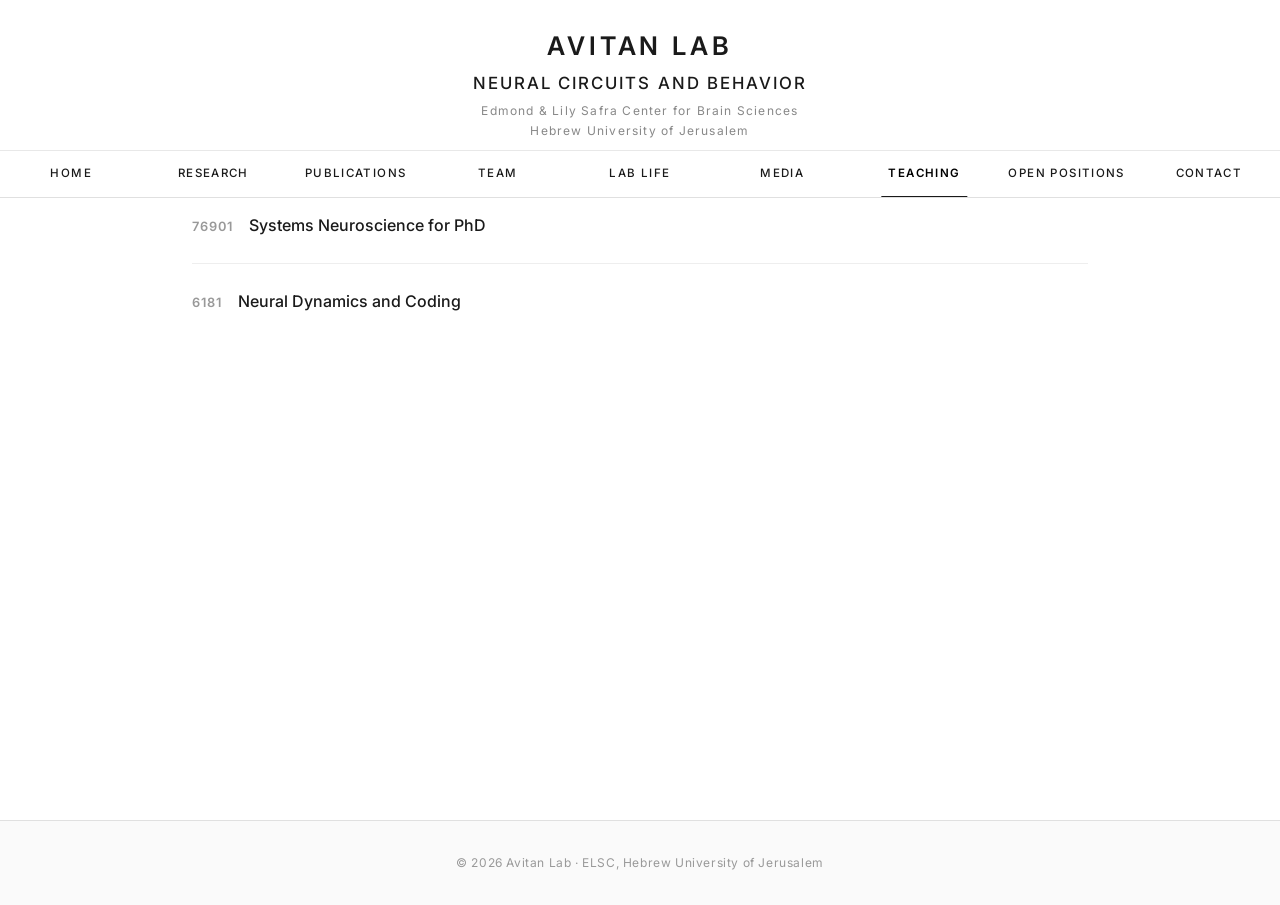
<file: teaching.html>
<!DOCTYPE html>
<html lang="en">
<head>
  <meta charset="UTF-8">
  <meta name="viewport" content="width=device-width, initial-scale=1.0">
  <title>Teaching | Avitan Lab</title>
  <link rel="stylesheet" href="css/style.css">
</head>
<body>

  <header>
    <div class="nav-top">
      <div class="lab-name"><a href="index.html">Avitan Lab</a></div>
      <div class="lab-tagline">Neural Circuits and Behavior</div>
      <div class="lab-subtitle">Edmond &amp; Lily Safra Center for Brain Sciences<br>Hebrew University of Jerusalem</div>
    </div>
    <button class="menu-toggle" aria-label="Toggle menu">
      <span></span>
      <span></span>
      <span></span>
    </button>
    <nav>
      <ul>
        <li><a href="index.html">Home</a></li>
        <li><a href="research.html">Research</a></li>
        <li><a href="publications.html">Publications</a></li>
        <li><a href="team.html">Team</a></li>
        <li><a href="lab-life.html">Lab Life</a></li>
        <li><a href="media.html">Media</a></li>
        <li><a href="teaching.html" class="active">Teaching</a></li>
        <li><a href="open-positions.html">Open Positions</a></li>
        <li><a href="contact.html">Contact</a></li>
      </ul>
    </nav>
  </header>

  <main>
    <section class="page-section">
      <ul class="teaching-list">
        <li class="teaching-entry">
          <span class="course-number">76901</span>
          <span class="course-name">Systems Neuroscience for PhD</span>
        </li>
        <li class="teaching-entry">
          <span class="course-number">6181</span>
          <span class="course-name">Neural Dynamics and Coding</span>
        </li>
      </ul>
    </section>
  </main>

  <footer>
    <p>&copy; 2026 Avitan Lab &middot; ELSC, Hebrew University of Jerusalem</p>
  </footer>

  <script src="js/main.js"></script>
</body>
</html>
</file>
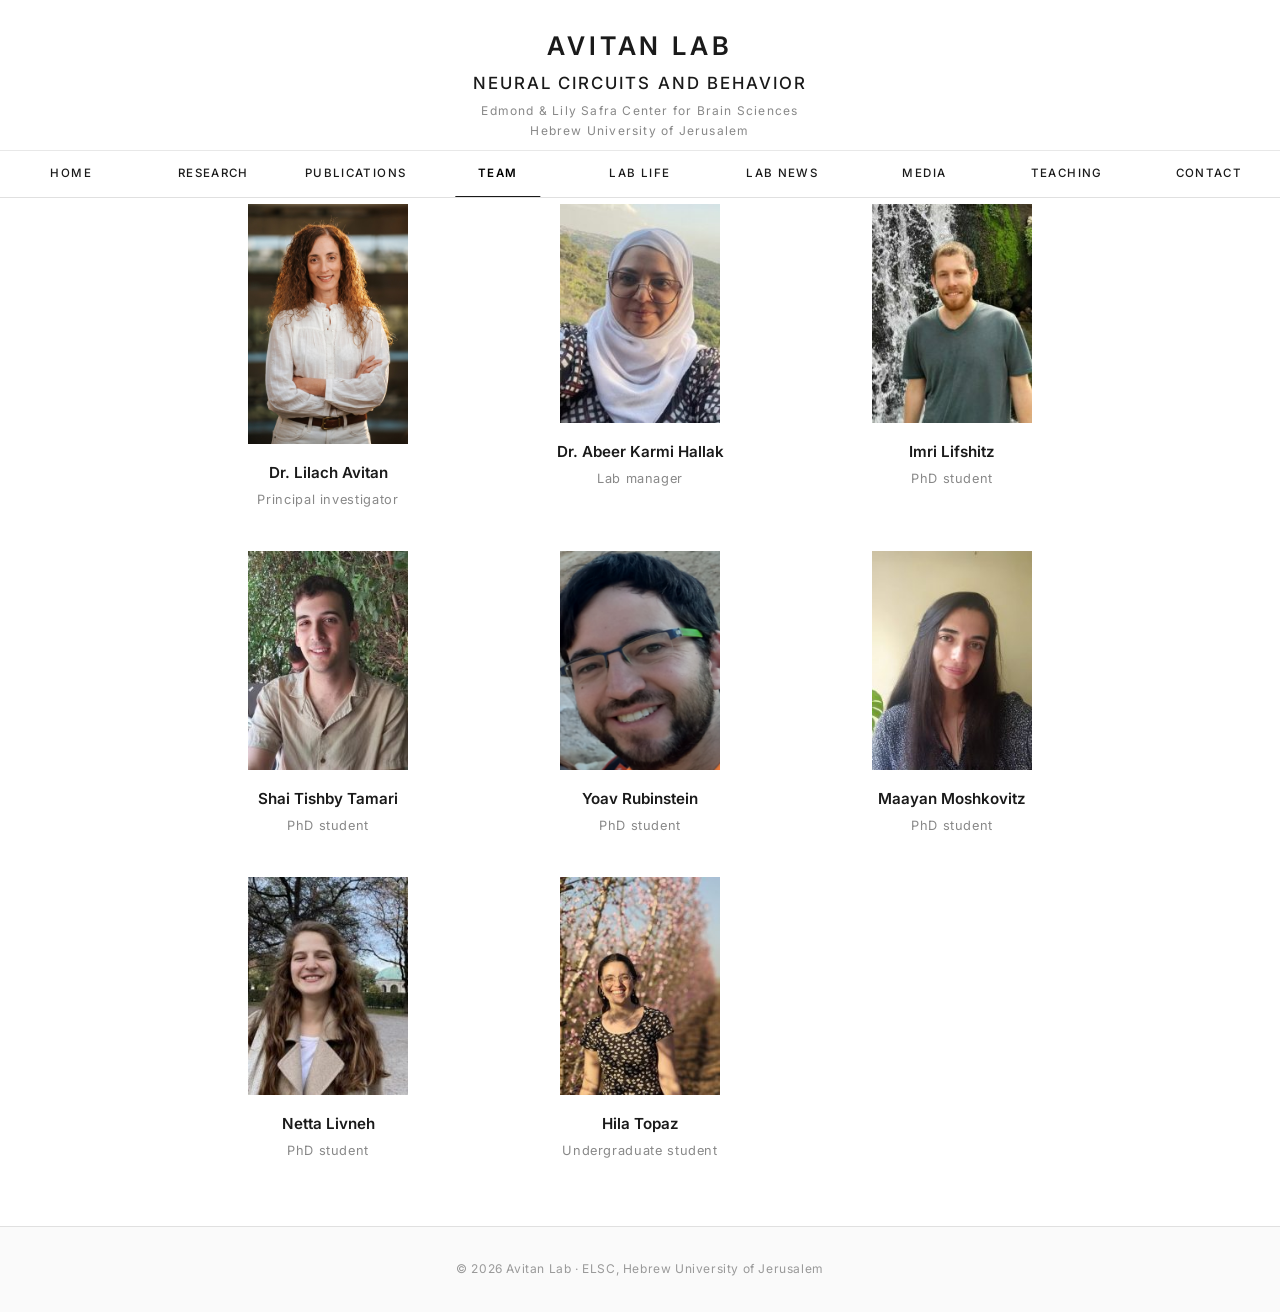
<file: team.html>
<!DOCTYPE html>
<html lang="en">
<head>
  <meta charset="UTF-8">
  <meta name="viewport" content="width=device-width, initial-scale=1.0">
  <title>Team | Avitan Lab</title>
  <link rel="stylesheet" href="css/style.css">
</head>
<body>

  <header>
    <div class="nav-top">
      <div class="lab-name"><a href="index.html">Avitan Lab</a></div>
      <div class="lab-tagline">Neural Circuits and Behavior</div>
      <div class="lab-subtitle">Edmond &amp; Lily Safra Center for Brain Sciences<br>Hebrew University of Jerusalem</div>
    </div>
    <button class="menu-toggle" aria-label="Toggle menu">
      <span></span>
      <span></span>
      <span></span>
    </button>
    <nav>
      <ul>
        <li><a href="index.html">Home</a></li>
        <li><a href="research.html">Research</a></li>
        <li><a href="publications.html">Publications</a></li>
        <li><a href="team.html" class="active">Team</a></li>
        <li><a href="lab-life.html">Lab Life</a></li>
        <li><a href="lab-news.html">Lab News</a></li>
        <li><a href="media.html">Media</a></li>
        <li><a href="teaching.html">Teaching</a></li>
        <li><a href="contact.html">Contact</a></li>
      </ul>
    </nav>
  </header>

  <main>
    <section class="page-section">
      <div class="team-grid">
        <div class="team-card">
          <div class="photo">
            <img src="images/LilachAvitan.jpg" alt="Lilach Avitan">
          </div>
          <h3>Dr. Lilach Avitan</h3>
          <div class="role">Principal investigator</div>
        </div>

        <div class="team-card">
          <div class="photo">
            <img src="images/Abeer-Karmi-Hallak.jpg" alt="Abeer Karmi Hallak">
          </div>
          <h3>Dr. Abeer Karmi Hallak</h3>
          <div class="role">Lab manager</div>
        </div>

        <div class="team-card">
          <div class="photo">
            <img src="images/Imri_Lifshitz.jpeg" alt="Imri Lifshitz">
          </div>
          <h3>Imri Lifshitz</h3>
          <div class="role">PhD student</div>
        </div>

        <div class="team-card">
          <div class="photo">
            <img src="images/Shai_Tishby_Tamari.jpeg" alt="Shai Tishby Tamari">
          </div>
          <h3>Shai Tishby Tamari</h3>
          <div class="role">PhD student</div>
        </div>

        <div class="team-card">
          <div class="photo">
            <img src="images/YoavRubinstein.png" alt="Yoav Rubinstein">
          </div>
          <h3>Yoav Rubinstein</h3>
          <div class="role">PhD student</div>
        </div>

        <div class="team-card">
          <div class="photo">
            <img src="images/Maayan_Moshkovitz.jpg" alt="Maayan Moshkovitz">
          </div>
          <h3>Maayan Moshkovitz</h3>
          <div class="role">PhD student</div>
        </div>

        <div class="team-card">
          <div class="photo">
            <img src="images/Netta-Livneh.jpg" alt="Netta Livneh">
          </div>
          <h3>Netta Livneh</h3>
          <div class="role">PhD student</div>
        </div>

        <div class="team-card">
          <div class="photo">
            <img src="images/HilaTopaz.jpg" alt="Hila Topaz">
          </div>
          <h3>Hila Topaz</h3>
          <div class="role">Undergraduate student</div>
        </div>
      </div>
    </section>
  </main>

  <footer>
    <p>&copy; 2026 Avitan Lab &middot; ELSC, Hebrew University of Jerusalem</p>
  </footer>

  <script src="js/main.js"></script>
</body>
</html>
</file>
<file: css/style.css>
/* ===== FONTS ===== */
@import url('https://fonts.googleapis.com/css2?family=Inter:wght@300;400;500;600;700&display=swap');

/* ===== RESET & BASE ===== */
*, *::before, *::after {
  margin: 0;
  padding: 0;
  box-sizing: border-box;
}

html {
  scroll-behavior: smooth;
}

body {
  font-family: 'Inter', 'Avenir Next', sans-serif;
  color: #1a1a1a;
  background-color: #fff;
  line-height: 1.7;
  font-size: 16px;
  -webkit-font-smoothing: antialiased;
  -moz-osx-font-smoothing: grayscale;
}

a {
  color: #1a1a1a;
  text-decoration: none;
  transition: color 0.3s ease;
}

a:hover {
  color: #555;
}

img {
  max-width: 100%;
  height: auto;
}

/* ===== HEADER & NAVIGATION ===== */
header {
  position: fixed;
  top: 0;
  left: 0;
  width: 100%;
  z-index: 1000;
  background: #fff;
  border-bottom: 1px solid #e0e0e0;
}

.nav-top {
  padding: 1.5rem 3rem 0.5rem;
  text-align: center;
}

.nav-top .lab-name {
  font-size: 1.6rem;
  font-weight: 600;
  letter-spacing: 0.15em;
  text-transform: uppercase;
  color: #1a1a1a;
}

.nav-top .lab-name a {
  color: inherit;
}

.nav-top .lab-tagline {
  font-size: 1.05rem;
  font-weight: 500;
  letter-spacing: 0.12em;
  text-transform: uppercase;
  color: #1a1a1a;
  margin-top: 0.1rem;
}

.nav-top .lab-subtitle {
  font-size: 0.75rem;
  font-weight: 400;
  letter-spacing: 0.1em;
  color: #888;
  margin-top: 0.2rem;
}

nav {
  width: 100%;
  border-top: 1px solid #e8e8e8;
}

nav ul {
  display: flex;
  justify-content: center;
  align-items: center;
  list-style: none;
  padding: 0;
  margin: 0;
  width: 100%;
}

nav ul li {
  flex: 1;
  text-align: center;
}

nav ul li a {
  display: block;
  padding: 0.85rem 0.5rem;
  font-size: 0.72rem;
  font-weight: 500;
  letter-spacing: 0.12em;
  text-transform: uppercase;
  color: #1a1a1a;
  transition: all 0.3s ease;
  position: relative;
}

nav ul li a::after {
  content: '';
  position: absolute;
  bottom: 0;
  left: 50%;
  transform: translateX(-50%);
  width: 0;
  height: 1px;
  background: #1a1a1a;
  transition: width 0.3s ease;
}

nav ul li a:hover::after,
nav ul li a.active::after {
  width: 60%;
}

nav ul li a:hover {
  color: #555;
}

nav ul li a.active {
  color: #000;
  font-weight: 600;
}

/* Hamburger */
.menu-toggle {
  display: none;
  background: none;
  border: none;
  cursor: pointer;
  padding: 0.5rem;
  position: absolute;
  right: 1.5rem;
  top: 1.2rem;
}

.menu-toggle span {
  display: block;
  width: 22px;
  height: 1.5px;
  background: #1a1a1a;
  margin: 5px 0;
  transition: all 0.3s ease;
}

.menu-toggle.open span:nth-child(1) {
  transform: rotate(45deg) translate(4px, 5px);
}

.menu-toggle.open span:nth-child(2) {
  opacity: 0;
}

.menu-toggle.open span:nth-child(3) {
  transform: rotate(-45deg) translate(4px, -5px);
}

/* ===== MAIN CONTENT ===== */
main {
  margin-top: 140px;
  min-height: calc(100vh - 140px - 80px);
}

.page-section {
  max-width: 960px;
  margin: 0 auto;
  padding: 3rem 2rem 4rem;
}

/* ===== HOME PAGE ===== */
.hero {
  width: 100%;
  padding: 4rem 3rem;
  background: #fafafa;
  text-align: center;
  border-bottom: 1px solid #e8e8e8;
}

.hero h1 {
  font-size: 2.4rem;
  font-weight: 300;
  letter-spacing: 0.08em;
  color: #1a1a1a;
  margin-bottom: 0.5rem;
}

.hero .tagline {
  font-size: 1rem;
  font-weight: 400;
  color: #777;
  letter-spacing: 0.05em;
}

.home-content {
  max-width: 800px;
  margin: 0 auto;
  padding: 3rem 2rem 4rem;
}

.home-content h2 {
  font-size: 1.1rem;
  font-weight: 600;
  letter-spacing: 0.08em;
  text-transform: uppercase;
  margin-top: 1rem;
  margin-bottom: 1.5rem;
  color: #1a1a1a;
}

.home-content p {
  font-size: 0.95rem;
  line-height: 1.85;
  color: #444;
  margin-bottom: 1.2rem;
}

.home-photo {
  margin-top: 1.5rem;
  width: 100%;
}

.home-photo img {
  width: 100%;
  height: auto;
  display: block;
}

/* ===== RESEARCH ===== */
.research-title {
  font-size: 1.1rem;
  font-weight: 600;
  letter-spacing: 0.12em;
  text-transform: uppercase;
  color: #1a1a1a;
  padding: 1.5rem 0;
  border-bottom: 2px solid #ccc;
}

.research-title:first-child {
  padding-top: 1rem;
}

.research-title:last-child {
  border-bottom: none;
}

.research-description {
  font-size: 0.95rem;
  line-height: 1.85;
  color: #444;
  padding-bottom: 1.5rem;
  border-bottom: 2px solid #ccc;
}

.research-description:has(+ .research-paper) {
  padding-bottom: 0.75rem;
  border-bottom: none;
}

.research-paper {
  font-size: 0.9rem;
  line-height: 1.6;
  color: #555;
  padding-bottom: 1.5rem;
  border-bottom: 2px solid #ccc;
}

.research-paper a {
  font-style: italic;
  color: #1a1a1a;
}

.research-video {
  padding: 1rem 0 0.5rem;
}

.research-video video {
  width: 100%;
  height: auto;
  display: block;
}

.research-video--compact {
  background: #000;
  display: flex;
  justify-content: center;
  align-items: center;
  padding: 0.8rem 0;
}

.research-video.research-video--compact video {
  width: 50%;
}

.research-video--white {
  background: #fff;
  display: flex;
  justify-content: center;
  align-items: center;
  padding: 0.8rem 0;
}

.research-video--white video {
  clip-path: inset(0 2px 0 0);
}

.research-video.research-video--white video {
  width: 40%;
}

.research-video.research-video--large video {
  width: 70%;
}

/* ===== PUBLICATIONS ===== */
.publications-list {
  list-style: none;
  padding: 0;
}

.publications-list li {
  padding: 1.5rem 0;
  border-bottom: 1px solid #eee;
}

.publications-list li:last-child {
  border-bottom: none;
}

.pub-year {
  display: inline-block;
  font-size: 0.75rem;
  font-weight: 600;
  letter-spacing: 0.08em;
  color: #999;
  margin-bottom: 0.4rem;
}

.pub-title {
  font-size: 1rem;
  font-weight: 500;
  color: #1a1a1a;
  margin-bottom: 0.3rem;
  line-height: 1.5;
}

.pub-title a {
  color: #1a1a1a;
  border-bottom: 1px solid transparent;
  transition: border-color 0.3s ease;
}

.pub-title a:hover {
  border-bottom-color: #999;
}

.pub-authors {
  font-size: 0.85rem;
  color: #666;
  margin-bottom: 0.2rem;
}

.pub-authors strong {
  color: #1a1a1a;
}

.pub-journal {
  font-size: 0.85rem;
  font-style: italic;
  color: #888;
}

/* ===== TEAM ===== */
.team-grid {
  display: grid;
  grid-template-columns: repeat(auto-fill, minmax(220px, 1fr));
  gap: 2.5rem;
  margin-top: 1rem;
}

.team-card {
  text-align: center;
}

.team-card .photo {
  width: 160px;
  height: auto;
  margin: 0 auto 1rem;
  overflow: hidden;
  display: flex;
  align-items: center;
  justify-content: center;
}

.team-card .photo img {
  width: 100%;
  height: 100%;
  object-fit: cover;
}

.team-card .photo .placeholder {
  font-size: 2.5rem;
  color: #bbb;
}

.team-card h3 {
  font-size: 0.95rem;
  font-weight: 600;
  color: #1a1a1a;
  margin-bottom: 0.2rem;
}

.team-card .role {
  font-size: 0.8rem;
  color: #888;
  letter-spacing: 0.05em;
}

/* ===== CONTACT ===== */
.contact-content {
  max-width: 600px;
  margin: 0 auto;
}

.contact-content .contact-item {
  padding: 1rem 0;
  border-bottom: 1px solid #eee;
  display: flex;
  gap: 1rem;
}

.contact-content .contact-item:last-child {
  border-bottom: none;
}

.contact-label {
  font-size: 0.8rem;
  font-weight: 600;
  letter-spacing: 0.08em;
  text-transform: uppercase;
  color: #999;
  min-width: 100px;
}

.contact-value {
  font-size: 0.95rem;
  color: #444;
  line-height: 1.6;
}

.contact-value a {
  color: #444;
  border-bottom: 1px solid #ccc;
}

.contact-value a:hover {
  color: #000;
  border-bottom-color: #000;
}

/* ===== GALLERY (Lab Life) ===== */
.gallery-grid {
  display: grid;
  grid-template-columns: repeat(2, 1fr);
  gap: 2.5rem 1.5rem;
}

.gallery-grid .gallery-item {
  background: #fff;
  color: #bbb;
  font-size: 0.85rem;
  overflow: visible;
}

.gallery-grid .gallery-item img {
  aspect-ratio: 4/3;
  object-fit: cover;
}

.gallery-grid .gallery-item img {
  width: 100%;
  height: 100%;
  object-fit: cover;
  transition: transform 0.5s ease;
}

.gallery-grid .gallery-item:hover img {
  transform: scale(1.03);
}

.gallery-caption {
  font-size: 0.8rem;
  color: #888;
  text-align: center;
  padding: 0.5rem 0;
  letter-spacing: 0.05em;
}

/* ===== MEDIA ===== */
.media-list {
  list-style: none;
  padding: 0;
}

.media-list li {
  padding: 1.5rem 0;
  border-bottom: 1px solid #eee;
}

.media-list li:last-child {
  border-bottom: none;
}

.media-list a {
  font-size: 1rem;
  font-weight: 500;
  color: #1a1a1a;
  border-bottom: 1px solid transparent;
  transition: border-color 0.3s ease;
}

.media-list a:hover {
  border-bottom-color: #999;
}

.media-list .media-source {
  display: block;
  font-size: 0.8rem;
  color: #999;
  margin-top: 0.3rem;
}

.media-entry {
  display: flex;
  align-items: center;
  gap: 1.5rem;
}

.media-logo {
  flex-shrink: 0;
}

.media-logo--dual {
  display: flex;
  gap: 0.5rem;
}

.media-info {
  flex: 1;
}

/* ===== LAB NEWS ===== */
.news-entry {
  display: flex;
  gap: 2rem;
  align-items: flex-start;
  padding: 1.5rem 0;
  border-bottom: 1px solid #eee;
}

.news-entry:last-child {
  border-bottom: none;
}

.news-photo {
  flex-shrink: 0;
  width: 200px;
}

.news-photo img {
  width: 100%;
  height: auto;
  display: block;
}

.news-text {
  flex: 1;
  font-size: 0.75rem;
  font-weight: 500;
  letter-spacing: 0.12em;
  text-transform: uppercase;
  color: #1a1a1a;
  line-height: 1.85;
}

@media (max-width: 768px) {
  .news-entry {
    flex-direction: column;
  }

  .news-photo {
    width: 100%;
  }
}

/* ===== TEACHING ===== */
.teaching-list {
  list-style: none;
  padding: 0;
}

.teaching-entry {
  padding: 1.5rem 0;
  border-bottom: 1px solid #eee;
  display: flex;
  align-items: baseline;
  gap: 1rem;
}

.teaching-entry:last-child {
  border-bottom: none;
}

.course-number {
  font-size: 0.8rem;
  font-weight: 600;
  letter-spacing: 0.08em;
  color: #999;
}

.course-name {
  font-size: 1rem;
  font-weight: 500;
  color: #1a1a1a;
}

/* ===== EMPTY PAGE PLACEHOLDER ===== */
.placeholder-content {
  text-align: center;
  padding: 5rem 2rem;
  color: #bbb;
}

.placeholder-content p {
  font-size: 1rem;
  letter-spacing: 0.05em;
}

/* ===== FOOTER ===== */
footer {
  border-top: 1px solid #e0e0e0;
  padding: 2rem 3rem;
  text-align: center;
  background: #fafafa;
}

footer p {
  font-size: 0.75rem;
  color: #999;
  letter-spacing: 0.05em;
}

/* ===== RESPONSIVE ===== */
@media (max-width: 768px) {
  .nav-top {
    padding: 1rem 1.5rem 0.3rem;
  }

  .nav-top .lab-name {
    font-size: 1.2rem;
  }

  .menu-toggle {
    display: block;
  }

  nav ul {
    display: none;
    flex-direction: column;
    background: #fff;
    border-top: 1px solid #e8e8e8;
  }

  nav ul.open {
    display: flex;
  }

  nav ul li {
    flex: none;
    border-bottom: 1px solid #f0f0f0;
  }

  nav ul li a {
    padding: 0.75rem 1.5rem;
    text-align: left;
    font-size: 0.8rem;
  }

  nav ul li a::after {
    display: none;
  }

  main {
    margin-top: 120px;
  }

  .hero {
    padding: 2.5rem 1.5rem;
  }

  .hero h1 {
    font-size: 1.6rem;
  }

  .page-section {
    padding: 2rem 1.5rem 3rem;
  }

  .team-grid {
    grid-template-columns: 1fr;
    gap: 2rem;
  }

  .team-card .photo {
    width: 120px;
    height: auto;
  }

  .contact-content .contact-item {
    flex-direction: column;
    gap: 0.3rem;
  }
}

@media (max-width: 480px) {
  .gallery-grid {
    grid-template-columns: 1fr;
  }
}
</file>
